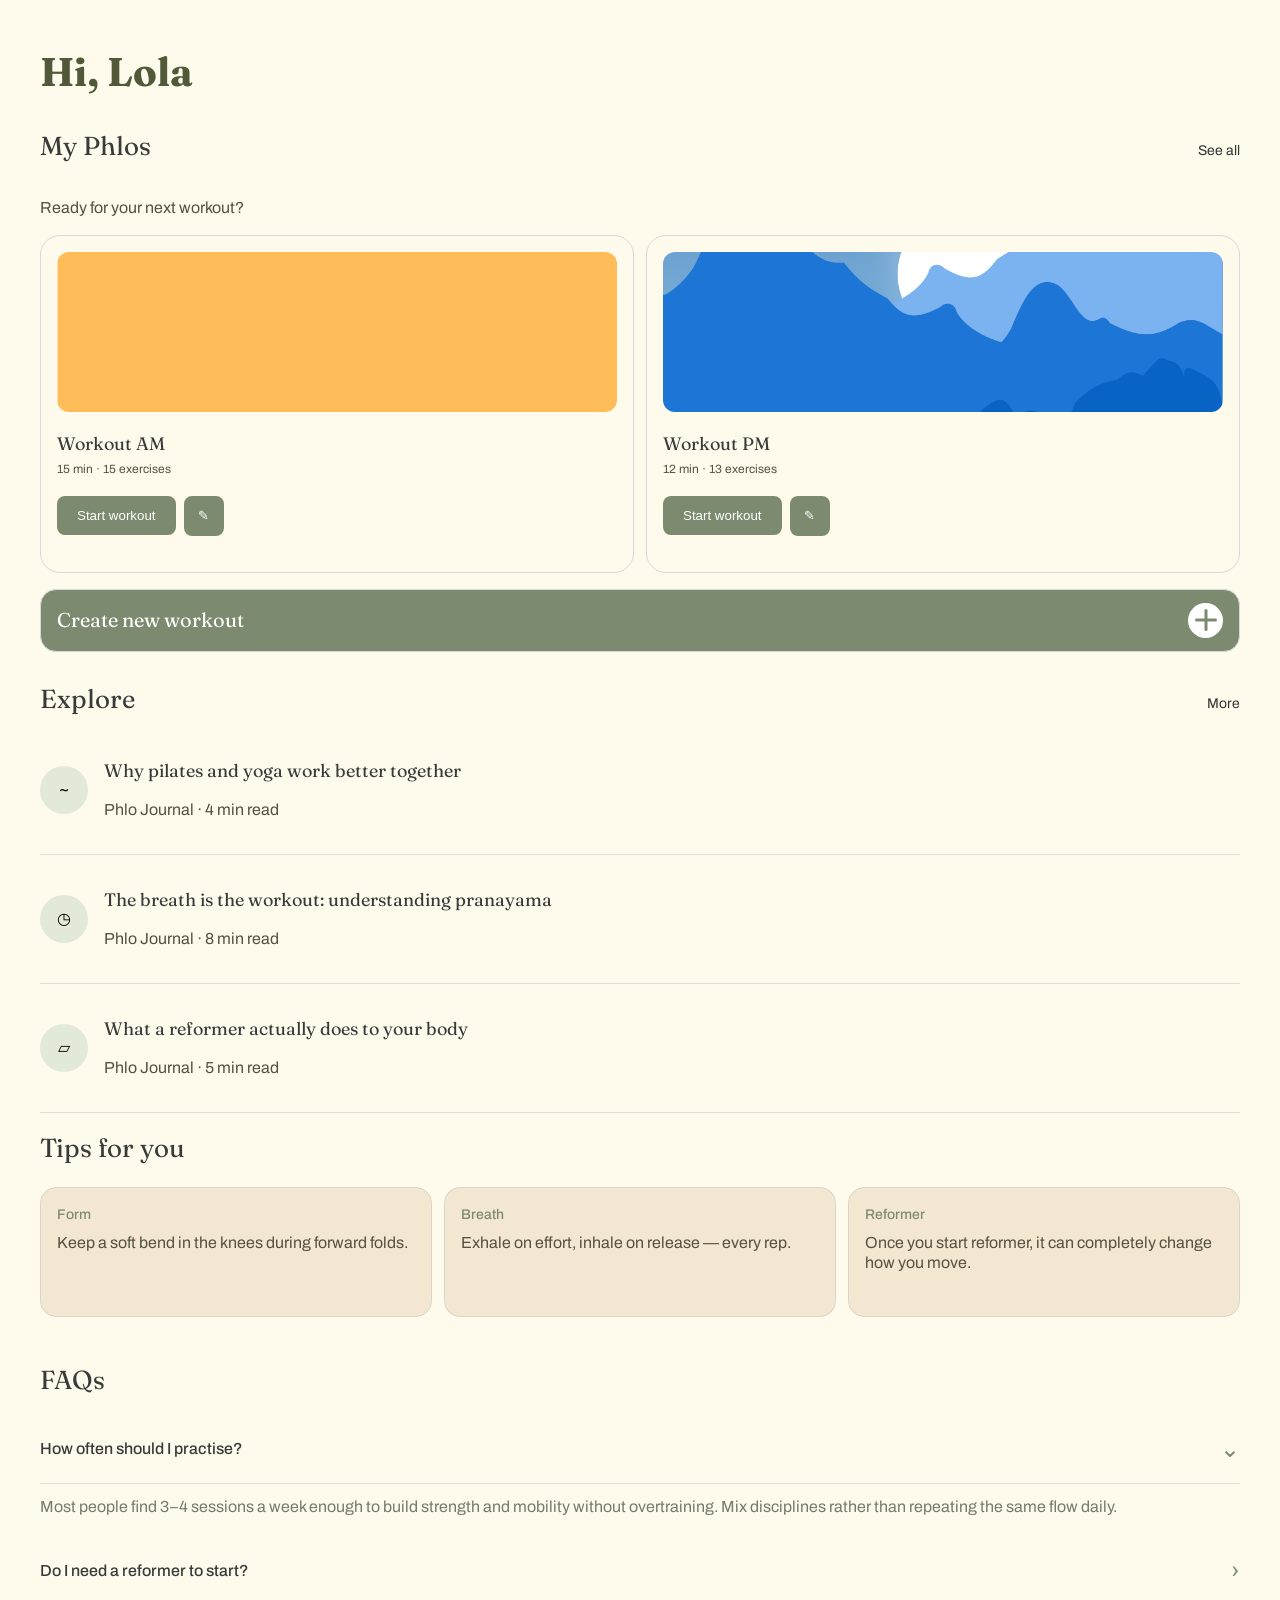
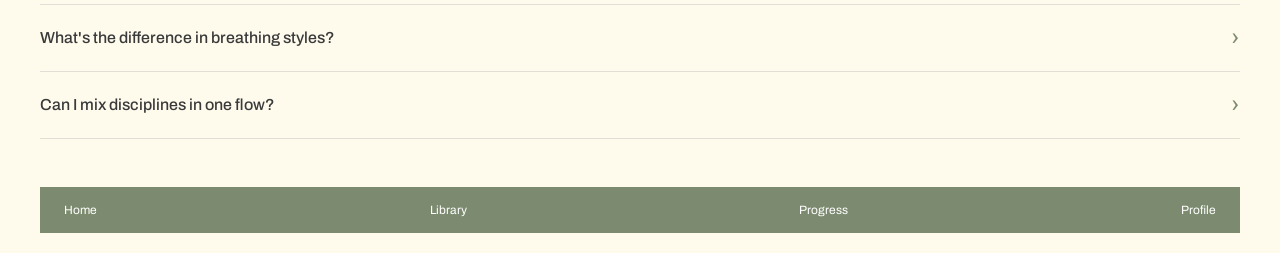
<file: index.html>
<!DOCTYPE html>
<html lang="en">

<head>
  <meta charset="UTF-8">
  <meta name="viewport" content="width=device-width, initial-scale=1.0">
  <title>Phlo</title>

  <link rel="stylesheet" href="styles.css">
</head>

<body>

  <header>
   <h1>Hi, Lola</h1>

<div class="my-phlos-heading">
  <h2>My Phlos</h2>
  <a href="#">See all</a>
</div>

<p class="intro">Ready for your next workout?</p>

    <div class="workout-container">

      <section class="workout-card">

 <img src="images/workout-am.png" alt="">

  <h3>Workout AM</h3>
  <p>15 min · 15 exercises</p>
  <div class="workout-actions">
  <button class="start-button">Start workout</button>
  <button class="edit-button">✎</button>
</div>
<p class="workout-message"></p>
</section>

      <section class="workout-card">
       
  <img src="images/workout-pm.png" alt="">

  <h3>Workout PM</h3>
  <p>12 min · 13 exercises</p>
<div class="workout-actions">
  <button class="start-button">Start workout</button>
  <button class="edit-button">✎</button>

</div>
<p class="workout-message"></p>
</section>
    </div>

<a href="create-workout.html"
   class="add-workout-button home-add-workout-button">

  <span class="add-workout-label">Create new workout</span>

  <span class="add-workout-icon" aria-hidden="true"></span>

</a>

    <section class="explore">

      <div class="section-heading">
        <h2>Explore</h2>
        <a href="#">More</a>
      </div>

      <article class="explore-item">
        <div class="explore-icon">~</div>

        <div class="explore-content">
          <h3>Why pilates and yoga work better together</h3>
          <p>Phlo Journal · 4 min read</p>
        </div>
      </article>

      <article class="explore-item">
        <div class="explore-icon">◷</div>

        <div class="explore-content">
          <h3>The breath is the workout: understanding pranayama</h3>
          <p>Phlo Journal · 8 min read</p>
        </div>
      </article>

      <article class="explore-item">
        <div class="explore-icon">▱</div>

        <div class="explore-content">
          <h3>What a reformer actually does to your body</h3>
          <p>Phlo Journal · 5 min read</p>
        </div>
      </article>

    </section>


    <section class="tips">

      <h2>Tips for you</h2>

      <div class="tips-container">

        <article class="tip-card">
          <p class="tip-category">Form</p>
          <p class="tip-text">Keep a soft bend in the knees during forward folds.</p>
        </article>

        <article class="tip-card">
          <p class="tip-category">Breath</p>
          <p class="tip-text">Exhale on effort, inhale on release — every rep.</p>
        </article>

        <article class="tip-card">
          <p class="tip-category">Reformer</p>
          <p class="tip-text">Once you start reformer, it can completely change how you move.</p>
        </article>

      </div>

    </section>

<section class="faqs">

      <h2>FAQs</h2>

      <div class="faq-item">

        <div class="faq-question">
          <h3>How often should I practise?</h3>
          <span>⌄</span>
        </div>

        <p class="faq-answer">
          Most people find 3–4 sessions a week enough to build strength
          and mobility without overtraining. Mix disciplines rather than
          repeating the same flow daily.
        </p>

      </div>

      <div class="faq-item">

        <div class="faq-question">
          <h3>Do I need a reformer to start?</h3>
          <span>›</span>
        </div>

      </div>

      <div class="faq-item">

        <div class="faq-question">
          <h3>What's the difference in breathing styles?</h3>
          <span>›</span>
        </div>

      </div>

      <div class="faq-item">

        <div class="faq-question">
          <h3>Can I mix disciplines in one flow?</h3>
          <span>›</span>
        </div>

      </div>

    </section>

  </main>


  <nav class="bottom-nav">

    <a href="#">Home</a>
    <a href="#">Library</a>
    <a href="#">Progress</a>
    <a href="#">Profile</a>

  </nav>
<script src="home.js"></script>
</body>

</html>
</file>
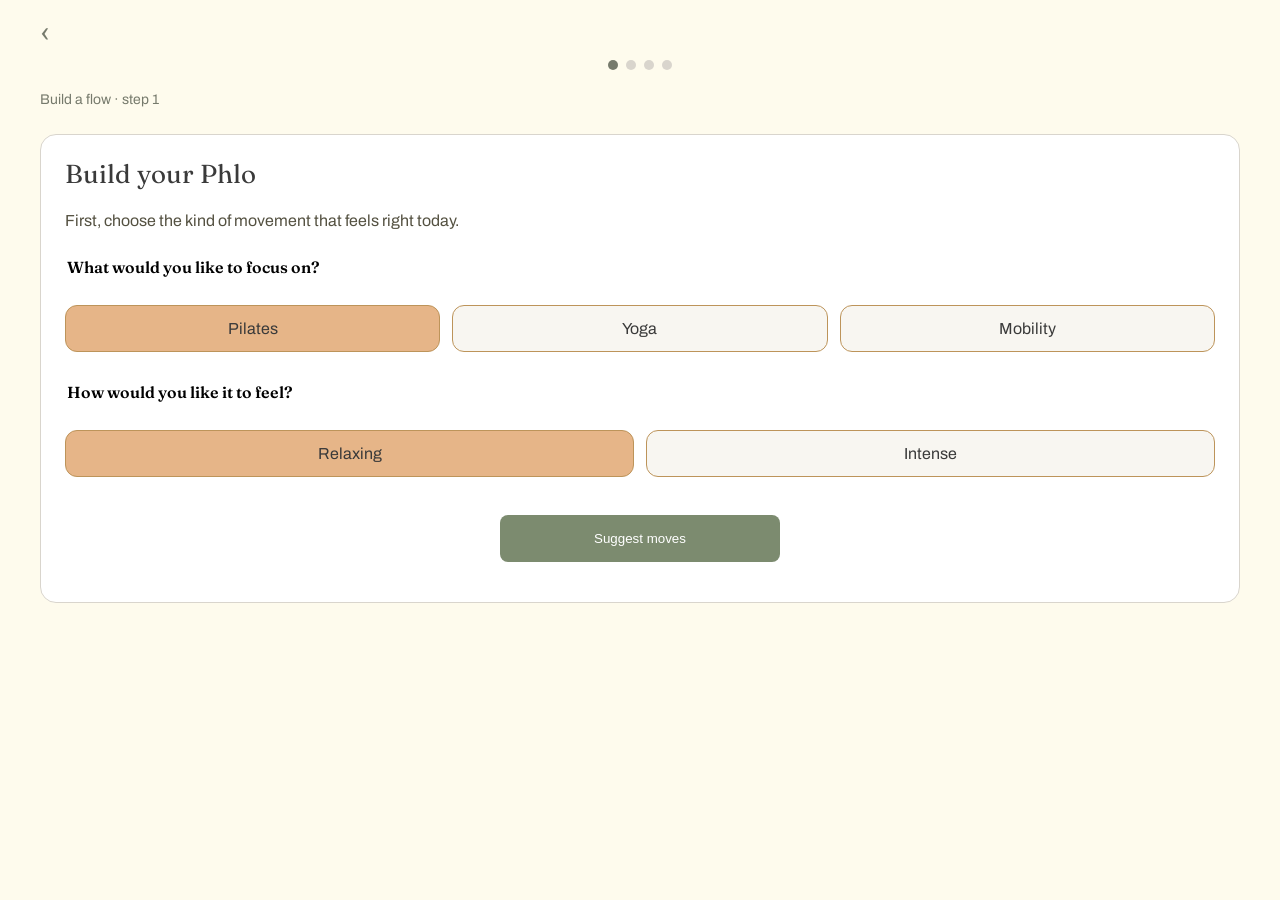
<file: create-workout.html>
<!DOCTYPE html>
<html lang="en">

<head>
  <meta charset="UTF-8">
  <meta name="viewport" content="width=device-width, initial-scale=1.0">
  <title>Create a workout · Phlo</title>

  <link rel="stylesheet" href="styles.css">
</head>

<body class="create-workout-page">

  <main>

<div class="flow-progress-header">

  <button
    class="flow-back-button"
    type="button"
    aria-label="Go back"
  >
    ‹
  </button>

  <div class="flow-progress-dots" aria-label="Step 1 of 4">
    <span class="flow-progress-dot active"></span>
    <span class="flow-progress-dot"></span>
    <span class="flow-progress-dot"></span>
    <span class="flow-progress-dot"></span>
  </div>

  <p class="flow-step-label">Build a flow · step 1</p>

</div>

    <section class="workout-form">

  <h2>Build your Phlo</h2>

  <p class="form-intro">
    First, choose the kind of movement that feels right today.
  </p>

  <fieldset class="choice-group">
    <legend>What would you like to focus on?</legend>

   <div class="choice-options focus-options">
      <label class="choice-card">
        <input type="radio" name="focus" value="Pilates" checked>
        <span>Pilates</span>
      </label>

      <label class="choice-card">
        <input type="radio" name="focus" value="Yoga">
        <span>Yoga</span>
      </label>

      <label class="choice-card">
        <input type="radio" name="focus" value="Mobility">
        <span>Mobility</span>
      </label>
    </div>
  </fieldset>

  <fieldset class="choice-group">
    <legend>How would you like it to feel?</legend>

    <div class="choice-options">
      <label class="choice-card">
        <input type="radio" name="intensity" value="Relaxing" checked>
        <span>Relaxing</span>
      </label>

      <label class="choice-card">
        <input type="radio" name="intensity" value="Intense">
        <span>Intense</span>
      </label>
    </div>
  </fieldset>
  </fieldset>

  <button class="create-workout-button" type="button">
    Suggest moves
  </button>

  <p class="workout-result"></p>

</section>

<section class="suggestions-loading-screen"
         role="status"
         aria-live="polite">

  <div class="loading-spinner" aria-hidden="true"></div>

  <h2 id="loading-title">Putting together your flow...</h2>

<p id="loading-description">
  Finding moves to suit your preferences.
</p>

</section>


<section class="suggested-moves-screen">

  <h2>Your suggested moves</h2>

  <p class="suggestions-intro">
    Here's some moves to get you started.
    You can customise it before saving.
  </p>

  <div class="suggested-exercises">

    <button class="exercise-choice" type="button" aria-pressed="true">
      <span>Cat-cow</span>
      <span class="exercise-choice-status">✓ Added</span>
    </button>

    <button class="exercise-choice" type="button" aria-pressed="true">
      <span>Child's pose</span>
      <span class="exercise-choice-status">✓ Added</span>
    </button>

    <button class="exercise-choice" type="button" aria-pressed="true">
      <span>Bridge</span>
      <span class="exercise-choice-status">✓ Added</span>
    </button>

    <button class="exercise-choice" type="button" aria-pressed="false">
      <span>Downward dog</span>
      <span class="exercise-choice-status">+ Add</span>
    </button>
    <button class="exercise-choice" type="button" aria-pressed="false">
  <span>Hundred</span>
  <span class="exercise-choice-status">+ Add</span>
</button>

<button class="exercise-choice" type="button" aria-pressed="false">
  <span>Roll up</span>
  <span class="exercise-choice-status">+ Add</span>
</button>

<button class="exercise-choice" type="button" aria-pressed="false">
  <span>Plank</span>
  <span class="exercise-choice-status">+ Add</span>
</button>

<button class="exercise-choice" type="button" aria-pressed="false">
  <span>Side plank</span>
  <span class="exercise-choice-status">+ Add</span>
</button>

  </div>

  <button class="create-workout-button suggest-different-button" type="button">
  Suggest different moves
</button>

 <button class="create-workout-button continue-to-durations-button" type="button">
  Continue to customise
</button>

</section>
<section class="duration-screen">

  <h2>Customise your Phlo</h2>

  <p>
    Adjust how long each move lasts and the rest between exercises.
  </p>

  <div class="duration-exercise-list"></div>

  <label for="rest-duration">Rest between exercises</label>

  <select id="rest-duration">
    <option value="0">No rest</option>
    <option value="10" selected>10 seconds</option>
    <option value="20">20 seconds</option>
    <option value="30">30 seconds</option>
  </select>

  <button class="create-workout-button review-workout-button" type="button">
  Review your Phlo
</button>

</section>
<section class="review-screen">

  <h2>Review your Phlo</h2>

  <p>
    Happy with your moves? Give your Phlo a name before saving it.
  </p>

  <label for="flow-name">Name your Phlo</label>
  <input
    id="flow-name"
    type="text"
    value="Morning Flow - short"
    maxlength="40"
  >

  <div class="review-summary">

    <h3>Your Phlo</h3>

    <div id="review-exercise-list"></div>

    <div class="review-stats">
      <p>
        <span>Moves</span>
        <strong id="review-move-count">0</strong>
      </p>

      <p>
        <span>Rest between exercises</span>
        <strong id="review-rest">10 seconds</strong>
      </p>

      <p>
        <span>Total time</span>
        <strong id="review-total-time">0 min</strong>
      </p>
    </div>

  </div>

  <button class="create-workout-button save-flow-button" type="button">
    Save Phlo
  </button>

</section>
<section class="flow-saved-screen">

  <div class="flow-saved-check" aria-hidden="true">✓</div>

  <h2>
    <span id="saved-flow-name">Your flow</span>
    added to your home screen
  </h2>

  <p>You can start this workout anytime from “My Phlos.”</p>

  <a class="add-workout-button return-home-button" href="index.html">
    Return home
  </a>

</section>

    <section class="generated-workout">

     <h3 class="generated-workout-title">Your workout is ready</h3>

      <h4 class="generated-workout-title"></h4>

      <p class="generated-workout-details"></p>

      <p class="generated-workout-description"></p>

      <button class="start-generated-workout">Start workout</button>

    </section>


    <section class="workout-screen">

      <h2>Let's move</h2>

      <p class="workout-screen-details"></p>

      <div class="exercise-card">
        <h3>Cat-cow</h3>
        <p>60 seconds</p>
      </div>

      <div class="exercise-card">
        <h3>Child's pose</h3>
        <p>60 seconds</p>
      </div>

      <button class="next-exercise-button">Next exercise</button>

      <button class="reset-workout-button">End workout</button>

    </section>
    <section class="workout-complete">
  <h1>Workout complete!</h1>
  <a class="add-workout-button return-home-button" href="index.html">Return home</a>
</section>
  </main>

  <script src="script.js"></script>

</body>

</html>
</file>
<file: styles.css>
@import url('https://fonts.googleapis.com/css2?family=Archivo:wght@400;500;600&family=Fraunces:wght@400;500;600&display=swap');
body {
  background-color: #FEFBED;
  font-family: 'Archivo', sans-serif;
  margin: 0;
  padding: 20px;
}
p {
  font-size: 16px;
  line-height: 1.5;
  font-weight: 400;
  color: #545141;
}
header,
main {
  max-width: 600px;
}
h1 {
  font-family: 'Fraunces', serif;
  font-size: 40px;
  color: #515938;
}

h2 {
  font-family: 'Fraunces', serif;
  font-size: 26px;
  font-weight: 400;
  line-height: 30px;
  margin-top: 8px;
  margin-bottom: 20px;
  color: #3A3A3A;
}

h3 {
  font-family: 'Fraunces', serif;
  font-size: 18px;
  font-weight: 400;
  line-height: 22px;
  margin-bottom: 8px;
  color: #3A3A3A
}
.workout-card {
  background-color: F8F6F1;
  padding: 16px;
  border-radius: 20px;
  border: 1px solid #D9D9D9;
  flex: 0 0 80%;
}
.workout-container {
  display: flex;
  gap: 12px;
  overflow-x: auto;
}
.workout-card p {
  margin-top: 4px;
  margin-bottom: 20px;
}
.workout-card button {
  padding: 12px 20px;
  border: none;
  border-radius: 8px;
  cursor: pointer;
  background-color: #7C8B6F;
  color: white;
}
.intro {
  font-size: 16px;
  line-height: 22px;
  font-weight: 400;
}
.workout-card p {
  font-size: 12px;
  line-height: 13px;
  font-weight: 400;
}

  .add-workout-button {
  display: block;
  width: fit-content;
  margin: 20px auto 0;
  padding: 12px 24px;
  background-color: #7C8B6F;
  border:#515938;
  border-radius: 14px;
  font-family: 'Archivo', sans-serif;
  font-size: 16px;
  color: #F8F6F1;
  text-decoration: none;
  cursor: pointer;
  box-shadow: 0 4px 3px rgba(0, 0, 0, 0.12);

}
.explore-item {
  display: flex;
  align-items: center;
  gap: 16px;
  padding: 16px 0;
  border-bottom: 1px solid #e2ddd5;
}
.explore-icon {
  width: 48px;
  height: 48px;
  border-radius: 50%;
  background-color: #e2e9d9;
  display: flex;
  align-items: center;
  justify-content: center;
  flex-shrink: 0;
}
.section-heading {
  display: flex;
  justify-content: space-between;
  align-items: baseline;
}
.section-heading a {
  font-family: 'Archivo', sans-serif;
  font-size: 14px;
  font-weight: 400;
  color: #333333;
  text-decoration: none;
}
.tips {
  margin-top: 20px;
}
.tips h2 {
  margin-bottom: 24px;
}

.tips-container {
  display: flex;
  gap: 12px;
  overflow-x: auto;
}

.tip-card {
  flex: 0 0 220px;
  min-height: 130px;
  box-sizing: border-box;
  background-color: #f4e7d2;
  padding: 16px;
  border: 1px solid #d9d5cd;
  border-radius: 16px;
}
.tip-category {
  margin: 0 0 8px;
  font-family: 'Archivo', sans-serif;
  font-size: 14px;
  font-weight: 500;
  color: #7C8B6F;
}

.tip-text {
  margin: 0;
  font-family: 'Archivo', sans-serif;
  font-size: 16px;
  line-height: 1.25;
  font-weight: 400;
}
.faqs {
  margin-top: 48px;
}

.faq-question {
  display: flex;
  justify-content: space-between;
  align-items: center;
  padding: 20px 0;
  border-bottom: 1px solid #e2ddd5;
}

.faq-question h3 {
  margin: 0;
  padding-right: 20px;
  font-family: 'Archivo', sans-serif;
  font-size: 16px;
  line-height: 1.5;
  font-weight: 500;
}

.faq-question span {
  font-size: 24px;
  color: #7C8B6F;
}
.faq-answer {
  margin: 0;
  padding: 12px 0 20px;
  font-family: 'Archivo', sans-serif;
  font-size: 16px;
  line-height: 1.4;
  font-weight: 400;
  color: #767A6C;
}
.bottom-nav {
  display: flex;
  justify-content: space-between;
  align-items: center;
  margin-top: 48px;
  padding: 16px 24px;
  background-color: #7C8B6F;
}

.bottom-nav a {
  font-family: 'Archivo', sans-serif;
  font-size: 12px;
  font-weight: 400;
  color: white;
  text-decoration: none;
}
@media (min-width: 701px) {

  header,
  main {
    max-width: 1200px;
    margin-left: auto;
    margin-right: auto;
  }

  .workout-container {
    overflow-x: visible;
  }

  .workout-card {
    flex: 1;
  }

  .tips-container {
    overflow-x: visible;
  }

  .tip-card {
    flex: 1;
  }


}
.workout-card img {
  width: 100%;
  height: 160px;
  object-fit: cover;
  border-radius: 12px;
}
.workout-actions {
  display: flex;
  align-items: center;
  gap: 8px;
}

.edit-button {
  width: 40px;
  height: 40px;
  padding: 0;
  background-color: transparent;
  border: 1px solid #d9d5cd;
  border-radius: 50%;
  cursor: pointer;
  display: flex;
align-items: center;
justify-content: center;
}


.my-phlos-heading {
  display: flex;
  justify-content: space-between;
  align-items: baseline;
}

.my-phlos-heading h3 {
  margin: 0;
  font-size: 20px;
}

.my-phlos-heading a {
  font-family: 'Archivo', sans-serif;
  font-size: 14px;
  color: #333333;
  text-decoration: none;
}
button:focus-visible,
a:focus-visible {
  outline: 3px solid #E6B588;
  outline-offset: 3px;
}

.recs-card {
  background-color: #DEE4D6;
  padding: 16px;
  border-radius: 20px;
  border: 1px solid #767A6C;
  flex: 0 0 80%;
}
.recs-container {
  display: flex;
  gap: 12px;
  overflow-x: auto;
}
.recs-card p {
  margin-top: 4px;
  margin-bottom: 16px;
}
.recs-card button {
  padding: 12px 24px;
  border: none;
  border-radius: 8px;
  cursor: pointer;
  background-color: #7C8B6F;
  color: white;
}

@media (min-width: 701px) {

  header,
  main {
    max-width: 1200px;
    margin-left: auto;
    margin-right: auto;
  }

  .recs-container {
    overflow-x: visible;
  }

  .recs-card {
    flex: 1;
  }

  .recs-container {
    overflow-x: visible;
  }

  .recs-card {
    flex: 1;
  }

}
.workout-form {
  display: none;
}
.workout-form {
  margin-top: 16px;
  padding: 16px 24px 24px;
  background-color: white;
  border: 1px solid #d9d5cd;
  border-radius: 16px;
}

.workout-form label {
  display: block;
  margin-top: 16px;
  margin-bottom: 6px;
  color: #3A3A3A
}

.workout-form select {
  width: 100%;
  padding: 10px;
  font-family: 'Archivo', sans-serif;
  border: 1px solid #d9d5cd;
  border-radius: 8px;
}
.create-workout-button {
  padding: 16px 24px;
  border: none;
  border-radius: 8px;
  cursor: pointer;
  background-color: #7C8B6F;
  color: white;  
}
.create-workout-button {
  margin-top: 16px;
}
.workout-result {
  margin: 16px 0 0;
  font-size: 16px;
  font-weight: 600;
  color: #7C8B6F;
}
.generated-workout {
  display: none;
}
.generated-workout {
  padding: 24px;
  margin-top: 24px;
  background-color: #e2e9d9;
  border-radius: 16px;
}

.generated-workout h3 {
  margin-top: 0;
}

.generated-workout-details {
  margin: 8px 0 20px;
}
.workout-screen {
  display: none;
}
.generated-workout {
  display: none;
}
.exercise-card:not(:first-of-type) {
  display: none;
}
.next-exercise-button {
  padding: 12px 24px;
  border: none;
  border-radius: 8px;
  cursor: pointer;
  background-color: #7C8B6F;
  color: white;  
}
.reset-workout-button {
  padding: 12px 24px;
  border: 2px solid #7C8B6F;
  border-radius: 8px;
  cursor: pointer;
  color: 333333;  
}
.workout-screen-actions {
  display: flex;
  gap: 60px;
}
.create-workout-page .workout-form {
  display: block;
}
.workout-complete {
  display: none;
  min-height: 100vh;
  flex-direction: column;
  justify-content: flex-start;
padding-top: 100px;

  align-items: center;
  text-align: center;
  gap: 16px;
  box-sizing: border-box;
}
.workout-complete h2 {
  margin-top: 0;
}
@media (max-width: 700px) {
  .create-workout-page .workout-screen {
    padding-top: 24px;
  }
}
.start-generated-workout {
  background-color: #FDFDFA;
  color: #333333;
  border: 1px solid #333333;
  border-radius: 12px;
  padding: 10px 16px;
  font-family: 'Archivo', sans-serif;
  font-size: 16px;
  cursor: pointer;
}
/* Workout preference choices */

.choice-group {
  border: none;
  padding: 0;
  margin: 24px 0;
  min-width: 0;
}

.choice-group legend {
  font-family: 'Fraunces', sans-serif;
  font-size: 16px;
  font-weight: 600;
  margin-bottom: 12px;
}

.choice-options {
  display: flex;
  gap: 12px;
  flex-wrap: wrap;
}

.choice-card {
  position: relative;
  display: flex;
  flex: 1 1 0;
  min-width: 90px;
  align-items: center;
  justify-content: center;
  padding: 14px 10px;
  border: 1px solid #BD945A;
  border-radius: 12px;
  background-color: #F8F6F1;
  color: #3E3E3E;
  font-family: 'Archivo', sans-serif;
  font-size: 16px;
  text-align: center;
  cursor: pointer;
}

/* Hide the default radio while keeping it accessible */
.choice-card input {
  position: absolute;
  width: 1px;
  height: 1px;
  opacity: 0;
}

/* Highlight the selected option */
.choice-card:has(input:checked) {
  background-color: #E6B588;
}

/* Show keyboard focus clearly */
.choice-card:has(input:focus-visible) {
  outline: 3px solid #3A3A3A;
  outline-offset: 3px;
}
/* Keep the three workout choices equal width */
.focus-options {
  display: grid;
  grid-template-columns: repeat(3, minmax(0, 1fr));
  gap: 12px;
}

.focus-options .choice-card {
  min-width: 0;
  padding-left: 6px;
  padding-right: 6px;
  box-sizing: border-box;
}

/* Centre and lengthen the Suggest moves button */
.create-workout-button {
  display: block;
  width: 100%;
  max-width: 280px;
  margin: 32px auto 0;
  box-sizing: border-box;
}
/* Suggested moves screen */
.suggested-moves-screen {
  display: none;
  padding: 24px;
  border: 1px solid #D9D5CD;
  border-radius: 18px;
  background-color: #FFFFFF;
  box-sizing: border-box;
}

.suggested-moves-screen h2 {
  margin-top: 0;
  font-family: 'Fraunces', serif;
}

.suggestions-intro {
  font-family: 'Archivo', sans-serif;
  font-size: 16px;
  line-height: 1.5;
}

.suggested-exercises {
  display: grid;
  gap: 12px;
  margin: 24px 0;
}

/* Individual exercise cards */
.exercise-choice {
  display: flex;
  align-items: center;
  justify-content: space-between;
  gap: 12px;
  width: 100%;
  padding: 14px 16px;
  border: 1px solid #DBDBD8;
  border-radius: 12px;
  background-color: #FFFFFF;
  color: #3A3A3A;
  font-family: 'Archivo', sans-serif;
  font-size: 16px;
  text-align: left;
  cursor: pointer;
  box-sizing: border-box;
}

/* Suggested moves start selected */
.exercise-choice[aria-pressed="true"] {
  background-color: #E6B588;
}

.exercise-choice-status {
  white-space: nowrap;
  font-size: 14px;
}

/* Ask for another set of suggestions */
.suggest-different-button {
  display: block;
  width: 100%;
  margin-bottom: 12px;
}

.create-workout-button.suggest-different-button {
  background-color: #FFFFFF;
  color: #3A3A3A;
  border: 1px solid #DBDBD8;
}
.continue-to-durations-button {
  margin-top: 12px;
}

.suggest-different-button {
  margin-bottom: 12px;
}


/* Clear keyboard focus */
.exercise-choice:focus-visible,
.suggest-different-button:focus-visible,
.continue-to-durations-button:focus-visible {
  outline: 3px solid #819176;
  outline-offset: 3px;
}
.duration-screen {
  display: none;
  padding: 24px;
  border: 1px solid #D9D5CD;
  border-radius: 18px;
  background-color: #FFFFFF;
  box-sizing: border-box;
}

.duration-screen h2 {
  margin-top: 0;
  font-family: 'Fraunces', serif;
}
/* Exercise duration rows */

.duration-exercise-list {
  display: grid;
  gap: 12px;
  margin: 24px 0;
}

.duration-exercise {
  display: flex;
  align-items: center;
  justify-content: space-between;
  gap: 12px;
  padding: 14px 16px;
  border: 1px solid #D9D5CD;
  border-radius: 12px;
  background-color: #FFFFFF;
  box-sizing: border-box;
}

.duration-exercise label {
  font-family: 'Archivo', sans-serif;
  font-size: 16px;
  color: #000000;
}

.exercise-duration,
.duration-screen #rest-duration {
  max-width: 140px;
  padding: 8px 28px 8px 10px;
  border: 1px solid #D9D5CD;
  border-radius: 8px;
  background-color: #FFFFFF;
  color: #3A3A3A;
  font-family: 'Archivo', sans-serif;
  font-size: 14px;
  appearance: none;
-webkit-appearance: none;

background-image: url("data:image/svg+xml,%3Csvg xmlns='http://www.w3.org/2000/svg' width='12' height='12' viewBox='0 0 24 24' fill='none' stroke='%23000000' stroke-width='2' stroke-linecap='round' stroke-linejoin='round'%3E%3Cpath d='M6 9l6 6 6-6'/%3E%3C/svg%3E");
background-repeat: no-repeat;
background-position: right 14px center;
background-size: 12px 12px;

padding: 8px 36px 8px 10px;
}
.duration-screen label[for="rest-duration"] {
  display: block;
  margin-bottom: 12px;
}
.duration-screen #rest-duration {
  display: block;
}

/* Review your flow */
.review-screen {
  display: none;
  padding: 24px;
  border: 1px solid #D9D5CD;
  border-radius: 18px;
  background-color: #FFFFFF;
  box-sizing: border-box;
}

.review-screen h2 {
  margin-top: 0;
  font-family: 'Fraunces', serif;
}

.review-screen > p {
  font-family: 'Archivo', sans-serif;
  font-size: 16px;
  line-height: 1.5;
}

.review-screen label {
  display: block;
  margin: 24px 0 8px;
  font-family: 'Archivo', sans-serif;
  font-weight: 600;
  color: #3A3A3A;
}

#flow-name {
  width: 100%;
  padding: 12px;
  border: 1px solid #D9D5CD;
  border-radius: 10px;
  background-color: #FFFFFF;
  color: #3A3A3A;
  font-family: 'Archivo', sans-serif;
  font-size: 16px;
  box-sizing: border-box;
}

.review-summary {
  margin-top: 24px;
  padding: 16px;
  border: 1px solid #D9D5CD;
  border-radius: 12px;
  background-color: #FFFFFF;
}

.review-summary h3 {
  margin-top: 0;
  font-family: 'Fraunces', serif;
}

#review-exercise-list p {
  margin: 10px 0;
  font-family: 'Archivo', sans-serif;
  font-size: 15px;
  line-height: 1.5;
}

.review-stats {
  display: grid;
  gap: 8px;
  margin-top: 20px;
  padding-top: 12px;
  border-top: 1px solid #D9D5CD;
}

.review-stats p {
  display: flex;
  justify-content: space-between;
  gap: 12px;
  margin: 0;
  font-family: 'Archivo', sans-serif;
  font-size: 14px;
}

.save-flow-button {
  display: block;
  width: 100%;
  max-width: 280px;
  margin: 24px auto 0;
}
/* Saved flow confirmation */
.flow-saved-screen {
  display: none;
  min-height: 60vh;
  padding: 48px 24px 32px;
  border-radius: 18px;
  box-sizing: border-box;
  text-align: center;
}

.flow-saved-check {
  display: flex;
  align-items: center;
  justify-content: center;
  width: 64px;
  height: 64px;
  margin: 24px auto;
  border-radius: 50%;
  background-color: #7C8B6F;
  color: #FFFFFF;
  font-size: 36px;
}

.flow-saved-screen h2 {
  margin: 24px 0 12px;
  font-family: 'Fraunces', serif;
  font-size: 24px;
  line-height: 1.3;
}

.flow-saved-screen p {
  font-family: 'Archivo', sans-serif;
  font-size: 14px;
  line-height: 1.5;
}

.flow-saved-screen .return-home-button {
  margin: 32px auto 0;
  font-family: 'Archivo', sans-serif;
  font-size: 16px;
}
/* Explore section spacing */
.explore {
  margin-top: 24px;
}

.explore .section-heading {
  margin-bottom: 4px;
}

.explore .explore-item:first-of-type {
  margin-top: 0;
  padding-top: 4px;
}
/* Recommended section spacing */
.recs {
  margin-top: 40px;
}

/* Flow progress header */
.flow-progress-header {
  display: flex;
  flex-direction: column;
  align-items: stretch;
  width: 100%;
  gap: 12px;
  margin: 0 0 24px;
}

/* Back chevron — top left */
.flow-back-button {
  appearance: none;
  -webkit-appearance: none;
  display: block;
  align-self: flex-start;
  width: 32px;
  height: 28px;
  margin: 0;
  padding: 0;
  border: none;
  background: transparent;
  color: #767A6C;
  font-family: 'Archivo', sans-serif;
  font-size: 28px;
  line-height: 1;
  text-align: left;
  cursor: pointer;
}

/* Four dots — centred */
.flow-progress-dots {
  display: flex;
  justify-content: center;
  align-items: center;
  width: 100%;
  gap: 8px;
  margin: 0;
}

/* Inactive dots */
.flow-progress-dot {
  display: block;
  width: 10px;
  height: 10px;
  flex-shrink: 0;
  border-radius: 50%;
  background-color: #D9D5CD;
}

/* Active dot */
.flow-progress-dot.active {
  background-color: #767A6C;
}

/* Step label — aligned with the back chevron */
.flow-step-label {
  display: block;
  width: 100%;
  margin: 8px 0 0;
  padding: 0;
  color: #767A6C;
  font-family: 'Archivo', sans-serif;
  font-size: 14px;
  line-height: 1.4;
  text-align: left;
}

/* Keyboard accessibility */
.flow-back-button:focus-visible {
  outline: 2px solid #767A6C;
  outline-offset: 4px;
  border-radius: 4px;
}
/* Suggestions loading screen */
.suggestions-loading-screen {
  display: none;
  padding: 48px 24px;
  border: 1px solid #D9D5CD;
  border-radius: 18px;
  background-color: #FFFFFF;
  box-sizing: border-box;
  text-align: center;
}

.loading-spinner {
  width: 40px;
  height: 40px;
  margin: 0 auto 24px;
  border: 4px solid #D9D5CD;
  border-top-color: #767A6C;
  border-radius: 50%;
  animation: phlo-spin 0.8s linear infinite;
}

.suggestions-loading-screen h2 {
  margin-top: 0;
  font-family: 'Fraunces', serif;
  font-size: 24px;
  line-height: 1.3;
}

.suggestions-loading-screen p {
  margin-bottom: 0;
  color: #767A6C;
  font-family: 'Archivo', sans-serif;
  font-size: 16px;
  line-height: 1.5;
}

@keyframes phlo-spin {
  to {
    transform: rotate(360deg);
  }
}
/* Home screen: Add new workout card */
.add-workout-button.home-add-workout-button {
  display: flex;
  align-items: center;
  justify-content: space-between;
  gap: 16px;
  width: 100%;
  box-sizing: border-box;
  margin: 16px 0 0;
  padding: 13px 16px;
  background-color: #7C8B6F;
  border: 1px solid #D9D9D9;
  border-radius: 16px;
  box-shadow: none;
  color: #FFFFFF;
  font-family: 'Fraunces', serif;
  font-size: 20px;
  line-height: 1.2;
  text-decoration: none;
}

/* Plus icon */
.add-workout-icon {
  position: relative;
  display: flex;
  align-items: center;
  justify-content: center;
  flex-shrink: 0;
  width: 35px;
  height: 35px;
  border-radius: 50%;
  background-color: #FFFFFF;
}

.add-workout-icon::before,
.add-workout-icon::after {
  content: "";
  position: absolute;
  top: 50%;
  left: 50%;
  transform: translate(-50%, -50%);
  background-color: #7C8B6F;
  border-radius: 2px;
}

.add-workout-icon::before {
  width: 22px;
  height: 3px;
}

.add-workout-icon::after {
  width: 3px;
  height: 22px;

}
</file>
